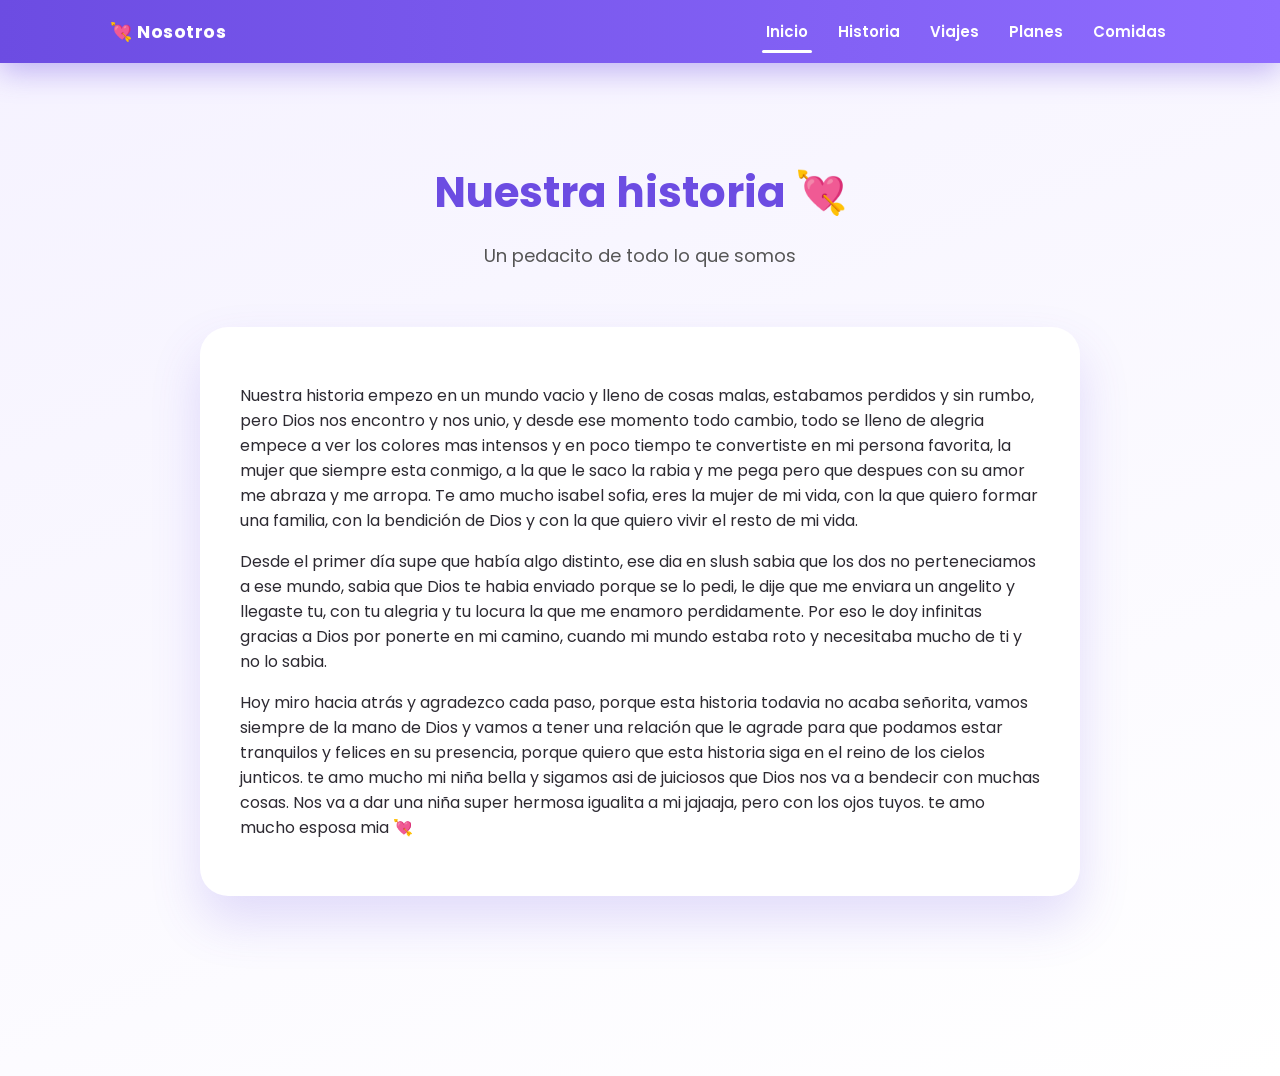
<file: historia.html>
<!DOCTYPE html>
<html lang="es">
<head>
  <meta charset="UTF-8">
  <meta name="viewport" content="width=device-width, initial-scale=1.0">
  <title>Nuestra historia 💕</title>

  <link rel="stylesheet" href="css/estilos.css">
  <link rel="manifest" href="manifest.json">

</head>

<body>

  
  <nav class="menu-pro">
  <div class="menu-contenido">
    <div class="menu-logo">
      💘 Nosotros
    </div>

    <div class="menu-links">
      <a href="index.html" class="activo">Inicio</a>
      <a href="historia.html">Historia</a>
      <a href="viajes.html">Viajes</a>
      <a href="planes.html">Planes</a>
      <a href="comidas.html">Comidas</a>
    </div>
  </div>
</nav>

  <header class="hero">
    <h1>Nuestra historia 💘</h1>
    <p>Un pedacito de todo lo que somos</p>
  </header>

  <main class="contenedor">

    <p class="texto">
      Nuestra historia empezo en un mundo vacio y lleno de cosas malas, estabamos perdidos 
    y sin rumbo, pero Dios nos encontro y nos unio, y desde ese momento todo cambio, todo se lleno de alegria
    empece a ver los colores mas intensos y en poco tiempo te convertiste en mi persona favorita, la mujer que siempre
    esta conmigo, a la que le saco la rabia y me pega pero que despues con su amor me abraza y me arropa.

    Te amo mucho isabel sofia, eres la mujer de mi vida, con la que quiero formar una familia, con la bendición de Dios
    y con la que quiero vivir el resto de mi vida. 
    </p>

    <p class="texto">
      Desde el primer día supe que había algo distinto, ese dia en slush sabia que los dos no perteneciamos a ese mundo, sabia que Dios te habia enviado 
      porque se lo pedi, le dije que me enviara un angelito y llegaste tu, con tu alegria y tu locura la que me enamoro perdidamente. Por eso le doy infinitas gracias a Dios por ponerte 
      en mi camino, cuando mi mundo estaba roto y necesitaba mucho de ti y no lo sabia.
    
    </p>

    <p class="texto">
      Hoy miro hacia atrás y agradezco cada paso, porque esta historia todavia no acaba señorita, vamos siempre de la mano de Dios y vamos a tener una relación que le agrade para que podamos estar tranquilos 
      y felices en su presencia, porque quiero que esta historia siga en el reino de los cielos junticos. te amo mucho mi niña bella y sigamos asi de juiciosos que Dios nos va a bendecir con muchas cosas. Nos va a dar 
      una niña super hermosa igualita a mi jajaaja, pero con los ojos tuyos. te amo mucho esposa mia 
       💘
    </p>

  </main>

</body>
<!-- PLANES -->
  <section class="planes-grid">
    <!-- tus tarjetas -->
  </section>

  <!-- JS (AQUÍ VA) -->
 <script>
  const estados = ["soñado", "planeado", "cumplido"];
  const textos = ["Soñado", "Planeado", "Cumplido"];

  // Cargar estados guardados al iniciar
  document.querySelectorAll(".plan-card").forEach(card => {
    const id = card.dataset.id;
    const estadoGuardado = localStorage.getItem("plan-" + id);

    if (estadoGuardado && estados.includes(estadoGuardado)) {
      estados.forEach(e => card.classList.remove(e));
      card.classList.add(estadoGuardado);

      const btn = card.querySelector(".estado-btn");
      btn.textContent = textos[estados.indexOf(estadoGuardado)];
    }
  });

  // Cambiar estado y GUARDARLO
  document.querySelectorAll(".estado-btn").forEach(btn => {
    btn.addEventListener("click", (e) => {
      e.stopPropagation();

      const card = btn.closest(".plan-card");
      const id = card.dataset.id;

      let actual = estados.findIndex(e => card.classList.contains(e));
      card.classList.remove(estados[actual]);

      let nuevo = (actual + 1) % estados.length;
      card.classList.add(estados[nuevo]);
      btn.textContent = textos[nuevo];

      // Guardar en localStorage
      localStorage.setItem("plan-" + id, estados[nuevo]);
    });
  });

  // Abrir / cerrar con slide
  document.querySelectorAll(".plan-header").forEach(header => {
    header.addEventListener("click", () => {
      header.parentElement.classList.toggle("abierto");
    });
  });
</script>

</body>
</html>

</html>
</file>
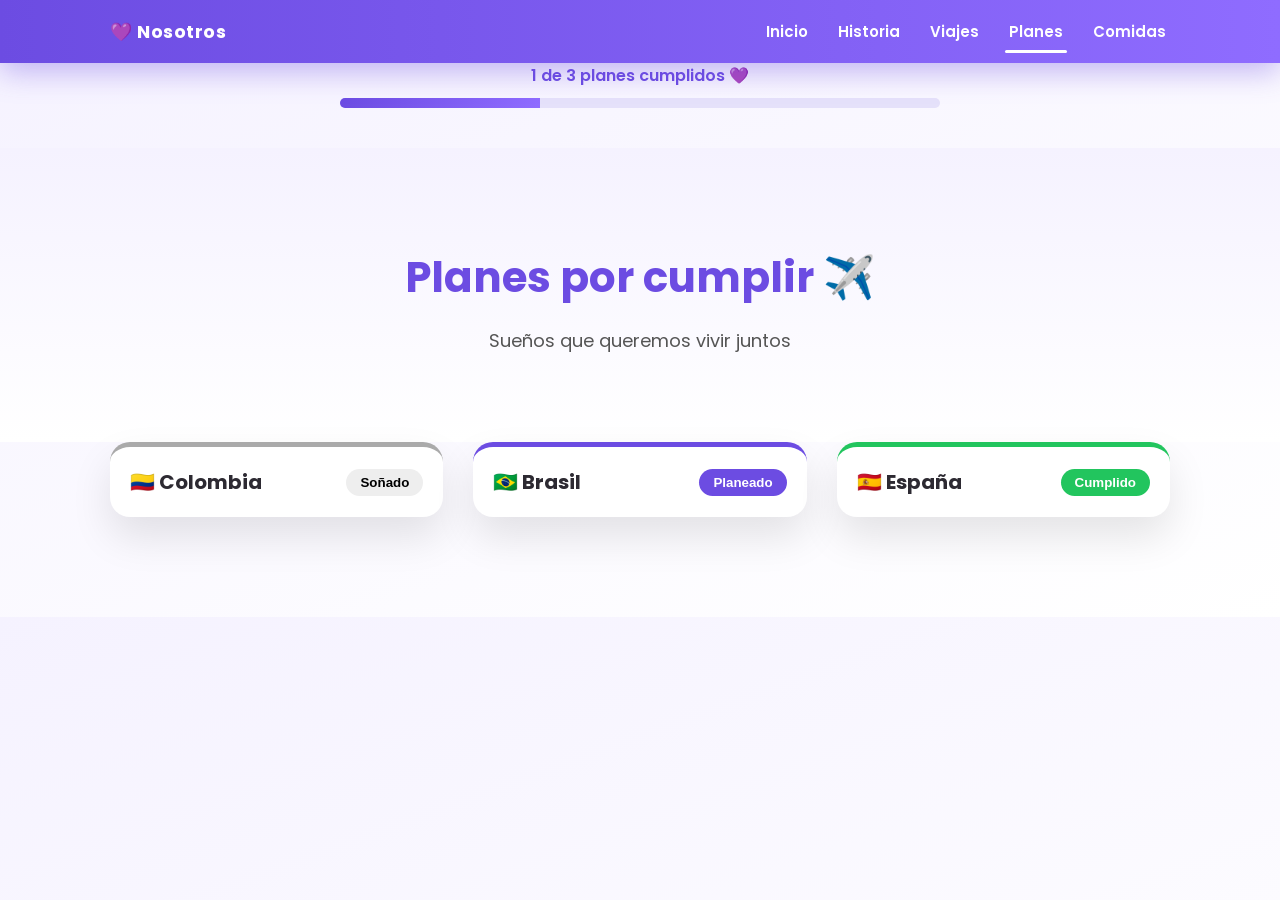
<file: planes.html>
<!DOCTYPE html>
<html lang="es">
<head>
  <meta charset="UTF-8" />
  <meta name="viewport" content="width=device-width, initial-scale=1.0" />
  <title>Planes por cumplir ✈️</title>
  <link rel="stylesheet" href="css/estilos.css" />
  <link rel="manifest" href="manifest.json">

</head>

<body>

  <!-- NAV -->
  <nav class="menu-pro">
    <div class="menu-contenido">
      <div class="menu-logo">💜 Nosotros</div>
      <div class="menu-links">
        <a href="index.html">Inicio</a>
        <a href="historia.html">Historia</a>
        <a href="viajes.html">Viajes</a>
        <a href="planes.html" class="activo">Planes</a>
        <a href="comidas.html">Comidas</a>
      </div>
    </div>
  </nav>
  
  <div class="progreso">
  <span id="progreso-texto">0 planes cumplidos</span>
  <div class="barra">
    <div class="barra-interna" id="barra-interna"></div>
  </div>
</div>


  <!-- HERO -->
  <header class="hero-simple">
    <h1>Planes por cumplir ✈️</h1>
    <p>Sueños que queremos vivir juntos</p>
  </header>

  <!-- PLANES -->
  <section class="planes-grid">

    <!-- COLOMBIA -->
    <div class="plan-card soñado" data-id="colombia">
      <div class="plan-header">
        <h3>🇨🇴 Colombia</h3>
        <button class="estado-btn">Soñado</button>
      </div>

      <div class="plan-detalles">
        <ul>
          <li>Medellín</li>
          <li>Cartagena</li>
          <li>Eje cafetero</li>
        </ul>
        <p class="plan-frase">
          Recorrer nuestro país y crear recuerdos juntos 💜
        </p>
      </div>
    </div>

    <!-- BRASIL -->
    <div class="plan-card planeado" data-id="brasil">
      <div class="plan-header">
        <h3>🇧🇷 Brasil</h3>
        <button class="estado-btn">Planeado</button>
      </div>

      <div class="plan-detalles">
        <ul>
          <li>Río de Janeiro</li>
          <li>Playas</li>
        </ul>
        <p class="plan-frase">
          Atardeceres, risas y mar 🏖️
        </p>
      </div>
    </div>

    <!-- ESPAÑA -->
    <div class="plan-card cumplido" data-id="espana">
      <div class="plan-header">
        <h3>🇪🇸 España</h3>
        <button class="estado-btn">Cumplido</button>
      </div>

      <div class="plan-detalles">
        <ul>
          <li>Barcelona</li>
          <li>Madrid</li>
        </ul>
        <p class="plan-frase">
          Un recuerdo que ya vive en nosotros ✨
        </p>
      </div>
    </div>

  </section>

  <!-- SCRIPT (SIEMPRE AL FINAL) -->
  <script>
    const estados = ["soñado", "planeado", "cumplido"];
    const textos = ["Soñado", "Planeado", "Cumplido"];

    // Restaurar estados guardados
    document.querySelectorAll(".plan-card").forEach(card => {
      const id = card.dataset.id;
      const guardado = localStorage.getItem("plan-" + id);

      if (guardado && estados.includes(guardado)) {
        estados.forEach(e => card.classList.remove(e));
        card.classList.add(guardado);
        card.querySelector(".estado-btn").textContent =
          textos[estados.indexOf(guardado)];
      }
    });

    // Cambiar estado y guardar
    document.querySelectorAll(".estado-btn").forEach(btn => {
      btn.addEventListener("click", e => {
        e.stopPropagation();
        const card = btn.closest(".plan-card");
        const id = card.dataset.id;

        let actual = estados.findIndex(e =>
          card.classList.contains(e)
        );
        card.classList.remove(estados[actual]);

        let nuevo = (actual + 1) % estados.length;
        card.classList.add(estados[nuevo]);
        btn.textContent = textos[nuevo];

        localStorage.setItem("plan-" + id, estados[nuevo]);
      });
    });

    // Abrir / cerrar con slide
    document.querySelectorAll(".plan-header").forEach(header => {
      header.addEventListener("click", () => {
        header.parentElement.classList.toggle("abierto");
      });
    });
  </script>

  <script>
  function actualizarProgreso() {
    const cards = document.querySelectorAll(".plan-card");
    const cumplidos = document.querySelectorAll(".plan-card.cumplido");

    const porcentaje = (cumplidos.length / cards.length) * 100;

    document.getElementById("barra-interna").style.width = porcentaje + "%";
    document.getElementById("progreso-texto").innerText =
      `${cumplidos.length} de ${cards.length} planes cumplidos 💜`;
  }

  // Llama la función al cargar
  actualizarProgreso();

  // Llama la función cada vez que cambias un estado
  document.querySelectorAll(".estado-btn").forEach(btn => {
    btn.addEventListener("click", () => {
      setTimeout(actualizarProgreso, 100);
    });
  });
</script>

</body>
</html>
</file>
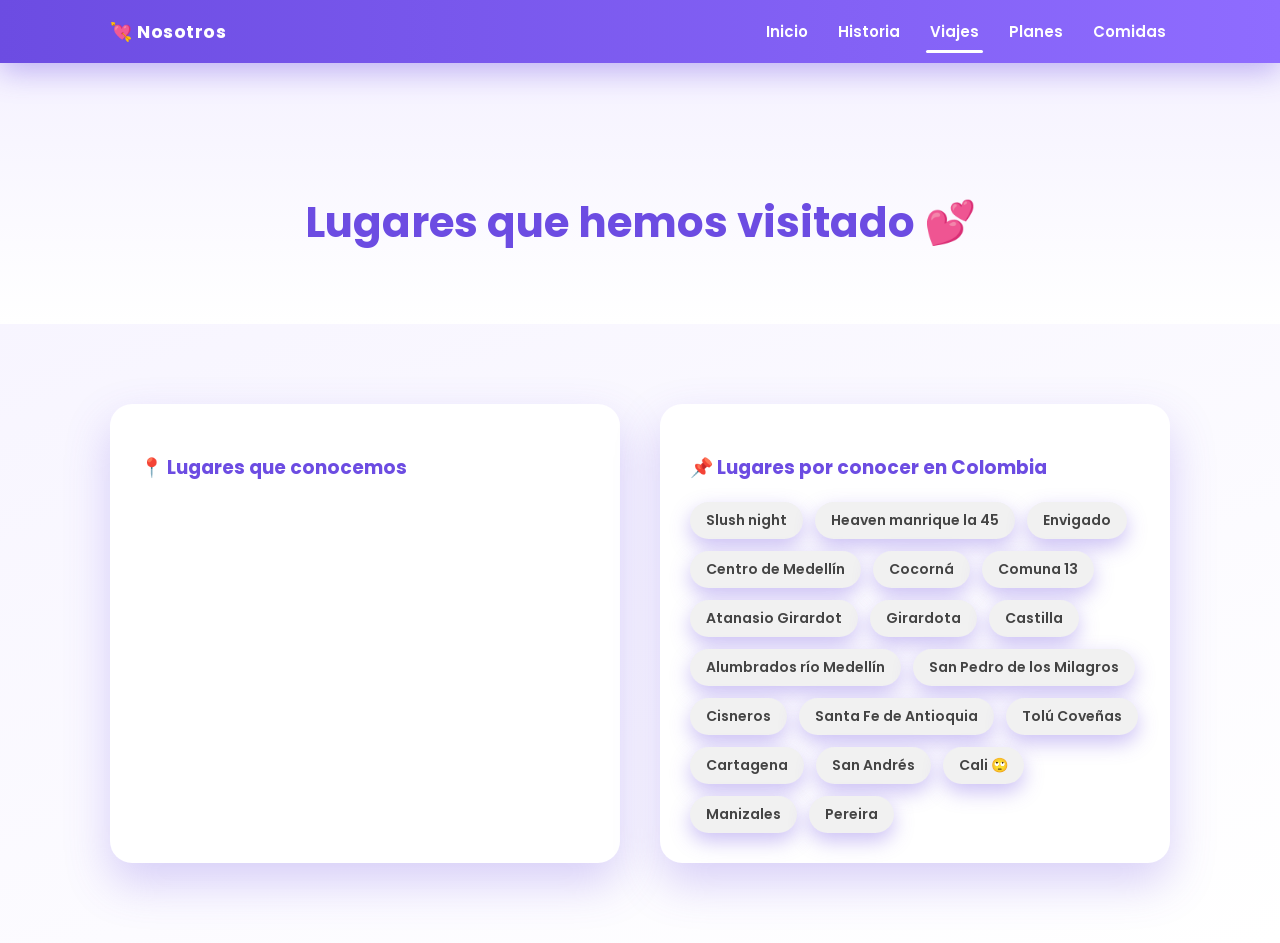
<file: viajes.html>
<!DOCTYPE html>
<html lang="es">
<head>
  <meta charset="UTF-8">
  <meta name="viewport" content="width=device-width, initial-scale=1.0">
  <title>Lugares que hemos visitado 🌍</title>
  <link rel="stylesheet" href="css/estilos.css">
  <link rel="manifest" href="manifest.json">
</head>

<body>

  <!-- NAV -->
  <nav class="menu-pro">
    <div class="menu-contenido">
      <div class="menu-logo">💘 Nosotros</div>
      <div class="menu-links">
        <a href="index.html">Inicio</a>
        <a href="historia.html">Historia</a>
        <a href="viajes.html" class="activo">Viajes</a>
        <a href="planes.html">Planes</a>
        <a href="comidas.html">Comidas</a>
      </div>
    </div>
  </nav>

  <!-- HERO -->
  <header class="hero hero-viajes">
    <h1>Lugares que hemos visitado 💕</h1>
  </header>

  <!-- CONTENIDO -->
  <section class="lugares-grid">

    <!-- VISITADOS -->
    <div class="lugares-columna">
      <h3>📍 Lugares que conocemos</h3>
      <div class="burbujas" id="visitados"></div>
    </div>

    <!-- PENDIENTES -->
    <div class="lugares-columna">
      <h3>📌 Lugares por conocer en Colombia</h3>
      <div class="burbujas" id="pendientes">
        <span class="burbuja" data-id="slush-night">Slush night</span>
        <span class="burbuja" data-id="heaven-manrique">Heaven manrique la 45</span>
        <span class="burbuja" data-id="envigado">Envigado</span>
        <span class="burbuja" data-id="centro-medellin">Centro de Medellín</span>
        <span class="burbuja" data-id="cocorna">Cocorná</span>
        <span class="burbuja" data-id="comuna-13">Comuna 13</span>
        <span class="burbuja" data-id="atanasio">Atanasio Girardot</span>
        <span class="burbuja" data-id="girardota">Girardota</span>
        <span class="burbuja" data-id="castilla">Castilla</span>
        <span class="burbuja" data-id="alumbrados">Alumbrados río Medellín</span>
        <span class="burbuja" data-id="san-pedro">San Pedro de los Milagros</span>
        <span class="burbuja" data-id="cisneros">Cisneros</span>
        <span class="burbuja" data-id="santa-fe">Santa Fe de Antioquia</span>
        <span class="burbuja" data-id="tolu">Tolú Coveñas</span>
        <span class="burbuja" data-id="cartagena">Cartagena</span>
        <span class="burbuja" data-id="san-andres">San Andrés</span>
        <span class="burbuja" data-id="cali">Cali 🙄</span>
        <span class="burbuja" data-id="manizales">Manizales</span>
        <span class="burbuja" data-id="pereira">Pereira</span>
      </div>
    </div>

  </section>

  <!-- SCRIPT -->
  <script>
    const pendientes = document.getElementById("pendientes");
    const visitados = document.getElementById("visitados");

    // Restaurar estado
    document.querySelectorAll(".burbuja").forEach(burbuja => {
      const id = burbuja.dataset.id;
      if (localStorage.getItem("lugar-" + id) === "visitado") {
        burbuja.classList.add("hecho");
        visitados.appendChild(burbuja);
      }
    });

    // Click
    document.addEventListener("click", e => {
      if (!e.target.classList.contains("burbuja")) return;

      const burbuja = e.target;
      const id = burbuja.dataset.id;

      if (burbuja.parentElement.id === "pendientes") {
        burbuja.classList.add("hecho");
        visitados.appendChild(burbuja);
        localStorage.setItem("lugar-" + id, "visitado");
      } else {
        burbuja.classList.remove("hecho");
        pendientes.appendChild(burbuja);
        localStorage.removeItem("lugar-" + id);
      }
    });
  </script>

</body>
</html>
</file>
<file: css/estilos.css>
@import url('https://fonts.googleapis.com/css2?family=Poppins:wght@300;400;600;700&display=swap');

* {
  box-sizing: border-box;
}

body {
  margin: 0;
  font-family: 'Poppins', sans-serif;
  background: linear-gradient(160deg, #f5f2ff, #ffffff);
  color: #2d2a32;
}

/* ===== MENÚ ===== */
.menu {
  position: sticky;
  top: 0;
  background: #6c4ce2;
  padding: 14px;
  text-align: center;
  z-index: 10;
  box-shadow: 0 6px 20px rgba(108, 76, 226, 0.35);
}

.menu a {
  color: white;
  text-decoration: none;
  margin: 0 14px;
  font-weight: 600;
  transition: opacity 0.3s;
}

.menu a:hover {
  opacity: 0.8;
}

/* ===== HERO ===== */
.hero {
  padding: 70px 20px 40px;
  text-align: center;
}

.hero h1 {
  font-size: 42px;
  margin-bottom: 10px;
  color: #6c4ce2;
}

.hero p {
  font-size: 18px;
  color: #555;
}

/* ===== CONTENEDOR ===== */
.contenedor {
  max-width: 880px;
  margin: 0 auto 80px;
  background: white;
  padding: 40px;
  border-radius: 28px;
  box-shadow: 0 25px 50px rgba(108, 76, 226, 0.18);
}

/* ===== TARJETAS ===== */
.tarjetas {
  display: grid;
  grid-template-columns: repeat(auto-fit, minmax(240px, 1fr));
  gap: 28px;
  margin-top: 45px;
}

.tarjeta {
  background: linear-gradient(145deg, #f6f3ff, #ffffff);
  padding: 26px;
  border-radius: 22px;
  box-shadow: 0 12px 30px rgba(108, 76, 226, 0.15);
  transition: transform 0.4s ease, box-shadow 0.4s ease;
}

.tarjeta:hover {
  transform: translateY(-10px);
  box-shadow: 0 20px 45px rgba(108, 76, 226, 0.3);
}

/* ===== DESPLEGABLE ===== */
details {
  border: none;
}

summary {
  cursor: pointer;
  font-size: 18px;
  font-weight: 700;
  color: #6c4ce2;
  list-style: none;
}

summary::-webkit-details-marker {
  display: none;
}

/* ===== LISTAS ===== */
.lista-lugares {
  margin-top: 18px;
}

/* ===== BURBUJAS ===== */
.burbujas {
  display: flex;
  flex-wrap: wrap;
  gap: 12px;
}

/* ESTADO NORMAL */
.burbuja {
  background: linear-gradient(135deg, #8a6cff, #6c4ce2);
  color: white;
  padding: 9px 18px;
  border-radius: 999px;
  font-size: 14px;
  font-weight: 600;
  cursor: pointer;
  transition: all 0.35s cubic-bezier(.4,0,.2,1);
  box-shadow: 0 8px 20px rgba(108, 76, 226, 0.35);
}

.burbuja:hover {
  transform: scale(1.12);
}

/* ===== ESTADO VISITADO ===== */
.burbuja.hecho {
  background: white;
  color: #6c4ce2;
  border: 2px solid #6c4ce2;
  text-decoration: underline;
  box-shadow: none;
}

/* ===== RESPONSIVE ===== */
@media (max-width: 600px) {
  .hero h1 {
    font-size: 30px;
  }

  .contenedor {
    margin: 20px 14px 50px;
    padding: 28px;
  }

  .menu a {
    font-size: 14px;
    margin: 0 8px;
  }
}

/* ===== QUITAR LÍNEAS NEGRAS ===== */
details,
summary {
  border: none;
  outline: none;
  box-shadow: none;
}

summary:focus,
summary:active,
details:focus,
details:active {
  outline: none;
  box-shadow: none;
}

/* ===== NAV PRO ===== */
.menu-pro {
  position: sticky;
  top: 0;
  z-index: 100;
  background: linear-gradient(90deg, #6c4ce2, #8f6cff);
  box-shadow: 0 8px 30px rgba(108, 76, 226, 0.4);
}

.menu-contenido {
  max-width: 1100px;
  margin: 0 auto;
  padding: 14px 20px;
  display: flex;
  justify-content: space-between;
  align-items: center;
}

.menu-logo {
  color: white;
  font-weight: 700;
  font-size: 18px;
  letter-spacing: 0.5px;
}

/* LINKS */
.menu-links {
  display: flex;
  gap: 22px;
}

.menu-links a {
  position: relative;
  color: white;
  text-decoration: none;
  font-size: 15px;
  font-weight: 600;
  padding: 6px 4px;
  transition: opacity 0.3s ease;
}

.menu-links a:hover {
  opacity: 0.85;
}

/* SUBRAYADO ANIMADO */
.menu-links a::after {
  content: "";
  position: absolute;
  left: 0;
  bottom: -4px;
  width: 0%;
  height: 3px;
  background: white;
  border-radius: 10px;
  transition: width 0.3s ease;
}

.menu-links a:hover::after {
  width: 100%;
}

/* ACTIVO */
.menu-links a.activo::after {
  width: 100%;
}

/* ===== RESPONSIVE ===== */
@media (max-width: 600px) {
  .menu-contenido {
    flex-direction: column;
    gap: 8px;
  }

  .menu-links {
    gap: 16px;
  }

  .menu-logo {
    font-size: 16px;
  }
}
/* ===== SECCIÓN COMIDAS ===== */
.comidas {
  max-width: 1000px;
  margin: 90px auto;
  padding: 0 20px;
  text-align: center;
}

.comidas h2 {
  font-size: 32px;
  color: #6c4ce2;
  margin-bottom: 10px;
}

.comidas-texto {
  color: #555;
  font-size: 16px;
  margin-bottom: 40px;
}

/* GALERÍA */
.galeria-comidas {
  display: grid;
  grid-template-columns: repeat(auto-fit, minmax(220px, 1fr));
  gap: 30px;
}

/* TARJETA */
.comida-card {
  background: white;
  border-radius: 22px;
  overflow: hidden;
  box-shadow: 0 18px 45px rgba(108, 76, 226, 0.25);
  transition: transform 0.4s ease, box-shadow 0.4s ease;
}

.comida-card:hover {
  transform: translateY(-10px) scale(1.02);
  box-shadow: 0 25px 60px rgba(108, 76, 226, 0.35);
}

/* IMAGEN */
.comida-card img {
  width: 100%;
  height: 200px;
  object-fit: cover;
}

/* TEXTO */
.comida-card span {
  display: block;
  padding: 16px;
  font-weight: 600;
  color: #6c4ce2;
}
.comidas-subtitulo {
  font-size: 18px;
  color: #666;
  text-align: center;
  margin-bottom: 30px;
}
/* HERO SIMPLE */
.hero-simple {
  padding: 80px 20px 50px;
  text-align: center;
  background: linear-gradient(180deg, #f5f2ff, #ffffff);
}

.hero-simple h1 {
  font-size: 40px;
  color: #6c4ce2;
  margin-bottom: 10px;
}

.hero-simple p {
  color: #555;
  font-size: 18px;
}

/* GRID DE COMIDAS */
.comidas-grid {
  max-width: 1100px;
  margin: 60px auto 100px;
  padding: 0 20px;
  display: grid;
  grid-template-columns: repeat(auto-fit, minmax(280px, 1fr));
  gap: 40px;
}

/* TARJETA */
.comida-item {
  background: #ffffff;
  border-radius: 20px;
  overflow: hidden;
  box-shadow: 0 20px 50px rgba(108, 76, 226, 0.25);
  transition: transform 0.35s ease, box-shadow 0.35s ease;
}

.comida-item:hover {
  transform: translateY(-10px);
  box-shadow: 0 30px 70px rgba(108, 76, 226, 0.4);
}

.comida-item img {
  width: 100%;
  height: 220px;
  object-fit: cover;
}

/* TEXTO */
.comida-texto {
  padding: 20px;
}

.comida-texto h3 {
  color: #6c4ce2;
  margin-bottom: 6px;
  font-size: 18px;
}

.comida-texto p {
  font-size: 14px;
  color: #555;
}

/* RESPONSIVE */
@media (max-width: 600px) {
  .hero-simple h1 {
    font-size: 30px;
  }
}
/* ===== HERO INICIO CON FOTOS ===== */
.hero-inicio {
  max-width: 1200px;
  margin: 80px auto 100px;
  padding: 0 20px;
  display: grid;
  grid-template-columns: 1fr 1fr;
  gap: 50px;
  align-items: center;
}

.hero-texto h1 {
  font-size: 48px;
  color: #6c4ce2;
  line-height: 1.1;
  margin: 20px 0;
}

.hero-texto p {
  font-size: 18px;
  color: #555;
  max-width: 500px;
}

/* BADGE */
.badge {
  display: inline-block;
  padding: 6px 14px;
  background: rgba(108, 76, 226, 0.1);
  color: #6c4ce2;
  border-radius: 999px;
  font-weight: 600;
  font-size: 14px;
}

/* CONTENEDOR DE FOTOS */
.hero-fotos {
  display: grid;
  grid-template-columns: repeat(2, 1fr);
  gap: 18px;
}

/* FOTOS */
.hero-fotos img {
  width: 100%;
  height: 220px;
  object-fit: cover;
  border-radius: 22px;
  box-shadow: 0 20px 40px rgba(108, 76, 226, 0.35);
  transition: transform 0.4s ease;
}

.hero-fotos img:hover {
  transform: scale(1.07);
}

/* RESPONSIVE */
@media (max-width: 800px) {
  .hero-inicio {
    grid-template-columns: 1fr;
    text-align: center;
  }

  .hero-fotos {
    margin-top: 30px;
  }

  .hero-texto h1 {
    font-size: 34px;
  }
}
/* ===== HERO SIMPLE ===== */
.hero-simple {
  padding: 70px 20px;
  text-align: center;
}

.hero-simple h1 {
  font-size: 42px;
  color: #6c4ce2;
}

.hero-simple p {
  font-size: 18px;
  color: #555;
}

/* ===== PLANES ===== */
.planes-grid {
  max-width: 1100px;
  margin: 0 auto 100px;
  padding: 0 20px;
  display: grid;
  grid-template-columns: repeat(auto-fit, minmax(280px, 1fr));
  gap: 30px;
}

.plan-card {
  background: white;
  border-radius: 20px;
  padding: 20px;
  box-shadow: 0 20px 40px rgba(0,0,0,0.1);
  transition: 0.3s;
  cursor: pointer;
}

.plan-header {
  display: flex;
  justify-content: space-between;
  align-items: center;
}

.plan-header h3 {
  margin: 0;
  font-size: 20px;
}

.estado-btn {
  border: none;
  padding: 6px 14px;
  border-radius: 20px;
  font-weight: 600;
  cursor: pointer;
}

/* ESTADOS */
.sojado, .planeado, .cumplido {}

.soñado { border-top: 5px solid #aaa; }
.planeado { border-top: 5px solid #6c4ce2; }
.cumplido { border-top: 5px solid #22c55e; }

.soñado .estado-btn { background: #eee; }
.planeado .estado-btn { background: #6c4ce2; color: white; }
.cumplido .estado-btn { background: #22c55e; color: white; }

/* DETALLES */
.plan-detalles {
  display: none;
  margin-top: 15px;
}

.plan-card.abierto .plan-detalles {
  display: block;
}

.plan-detalles ul {
  padding-left: 18px;
  color: #555;
}

.plan-frase {
  margin-top: 10px;
  font-style: italic;
  color: #6c4ce2;
}

/* ===== DESLIZADO INTERACTIVO REAL ===== */

/* Tarjeta */
.plan-card {
  overflow: hidden;
  transition: box-shadow 0.3s ease, transform 0.3s ease;
}

/* Hover sutil */
.plan-card:hover {
  transform: translateY(-4px);
}

/* Contenedor de detalles (cerrado) */
.plan-detalles {
  max-height: 0;
  opacity: 0;
  transform: translateY(-10px);
  transition:
    max-height 0.5s ease,
    opacity 0.4s ease,
    transform 0.4s ease;
  overflow: hidden;
}

/* Abierto */
.plan-card.abierto .plan-detalles {
  max-height: 500px; /* suficiente para el contenido */
  opacity: 1;
  transform: translateY(0);
}

/* Animación visual al abrir */
.plan-card.abierto {
  box-shadow: 0 28px 60px rgba(108, 76, 226, 0.35);
}

.lugares-grid {
  max-width: 1100px;
  margin: 80px auto;
  padding: 0 20px;
  display: grid;
  grid-template-columns: repeat(auto-fit, minmax(280px, 1fr));
  gap: 40px;
}

.lugares-columna {
  background: white;
  border-radius: 22px;
  padding: 30px;
  box-shadow: 0 20px 45px rgba(108, 76, 226, 0.25);
}

.lugares-columna h3 {
  margin-bottom: 20px;
  color: #6c4ce2;
}

.burbujas {
  display: flex;
  flex-wrap: wrap;
  gap: 12px;
}

/* BURBUJA BASE */
.burbuja {
  padding: 8px 16px;
  border-radius: 999px;
  font-size: 14px;
  font-weight: 600;
  cursor: pointer;
  transition: all 0.3s ease;
}

/* PENDIENTE */
#pendientes .burbuja {
  background: #f1f1f1;
  color: #444;
}

/* VISITADO */
#visitados .burbuja {
  background: #6c4ce2;
  color: white;
}
/* ESTADO VISITADO - BURBUJA MARCADA */
.burbuja.hecho {
  background-color: #6c4ce2 !important;
  color: white !important;
  text-decoration: underline;
  box-shadow: 0 6px 18px rgba(108, 76, 226, 0.45);
}

/* BURBUJA BASE = BLANCA */
.burbuja {
  background: #f1f1f1;
  color: #444;
  padding: 8px 16px;
  border-radius: 999px;
  font-weight: 600;
  cursor: pointer;
  transition: all 0.3s ease;
}

/* BURBUJA VISITADA = MORADA */
#visitados .burbuja,
.burbuja.hecho {
  background: #6c4ce2;
  color: white;
  box-shadow: 0 6px 18px rgba(108, 76, 226, 0.4);
  text-decoration: underline;
}
/* ===== PROGRESO ===== */
.progreso {
  max-width: 600px;
  margin: 0 auto 40px;
  text-align: center;
}

.progreso span {
  font-weight: 600;
  color: #6c4ce2;
}

.barra {
  margin-top: 10px;
  width: 100%;
  height: 10px;
  background: #e5e1fa;
  border-radius: 999px;
  overflow: hidden;
}

.barra-interna {
  height: 100%;
  width: 0%;
  background: linear-gradient(90deg, #6c4ce2, #8f6cff);
  transition: width 0.4s ease;
}
.hero-viajes {
  background: linear-gradient(180deg, #f5f2ff, #ffffff);
  padding: 100px 20px 60px;
  text-align: center;
}

.hero-viajes h1 {
  font-size: 42px;
  font-weight: 700;
  color: #6c4ce2;
}
</file>
